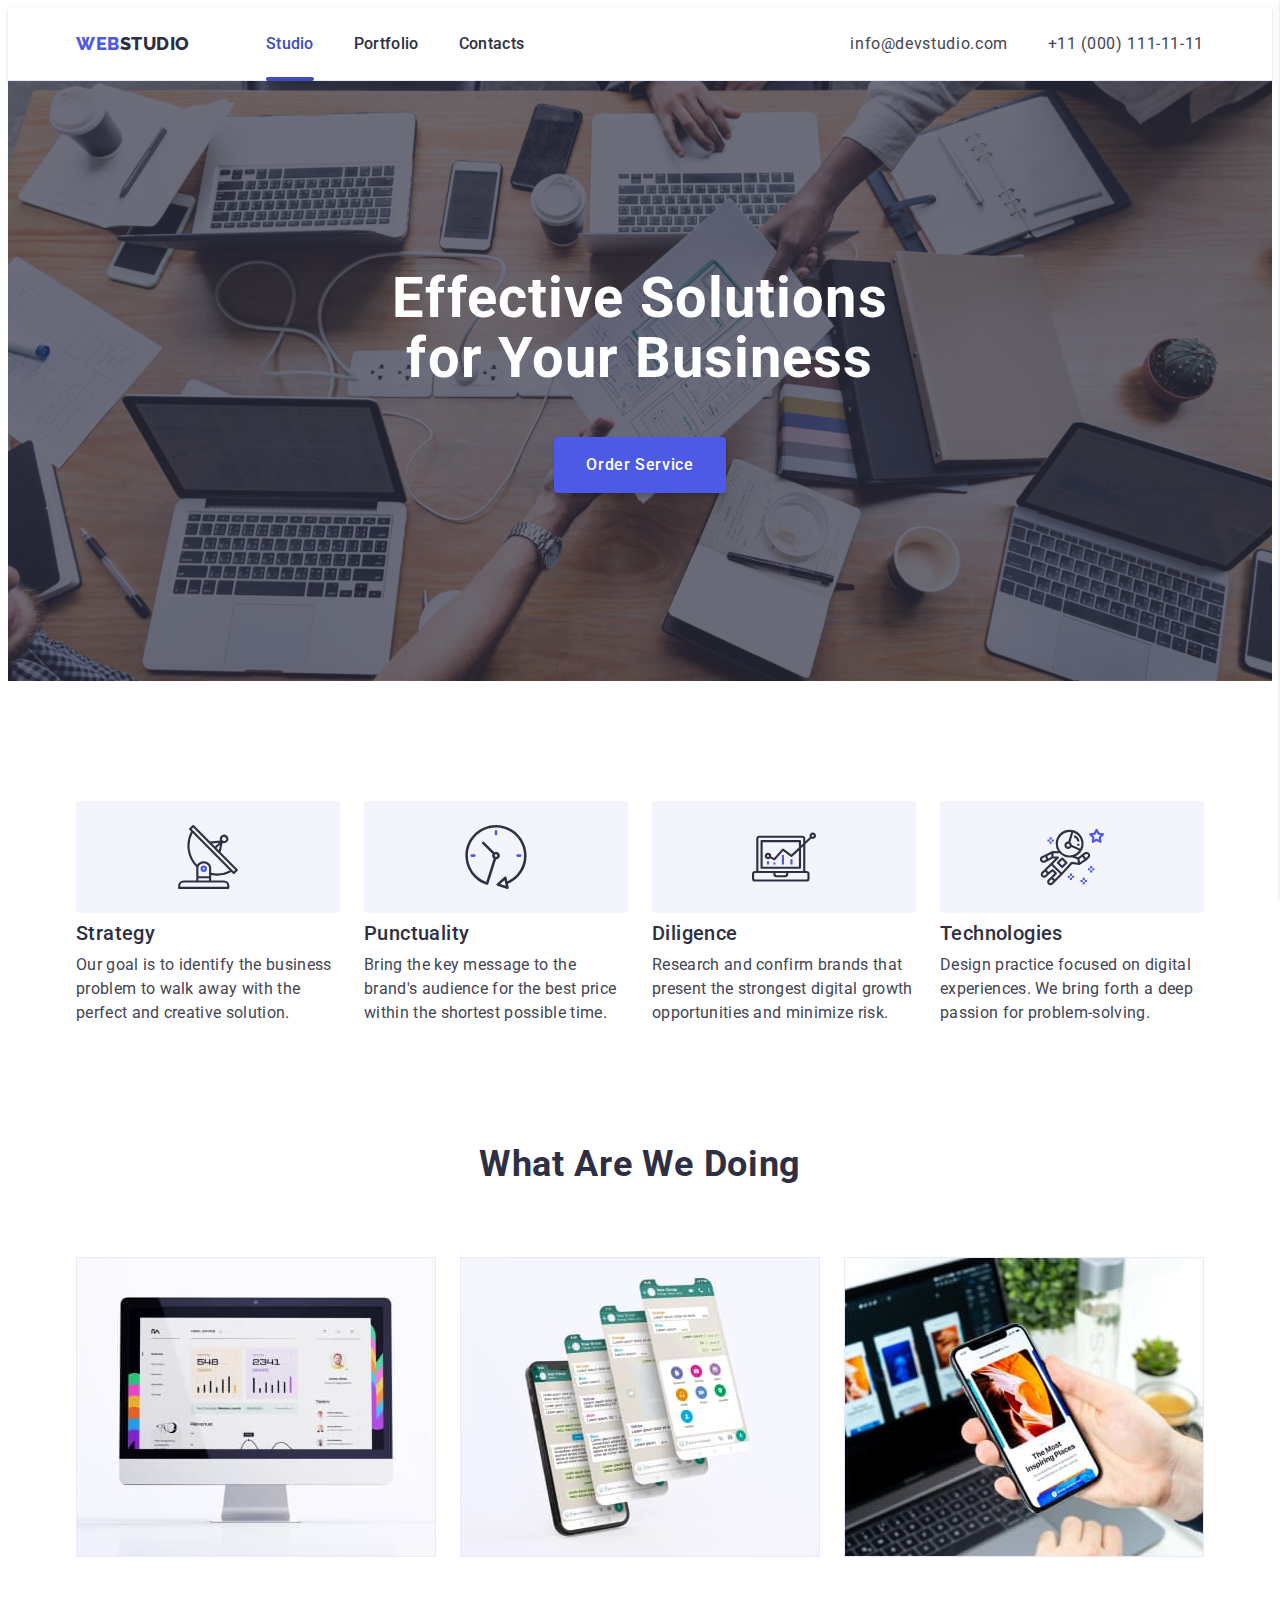
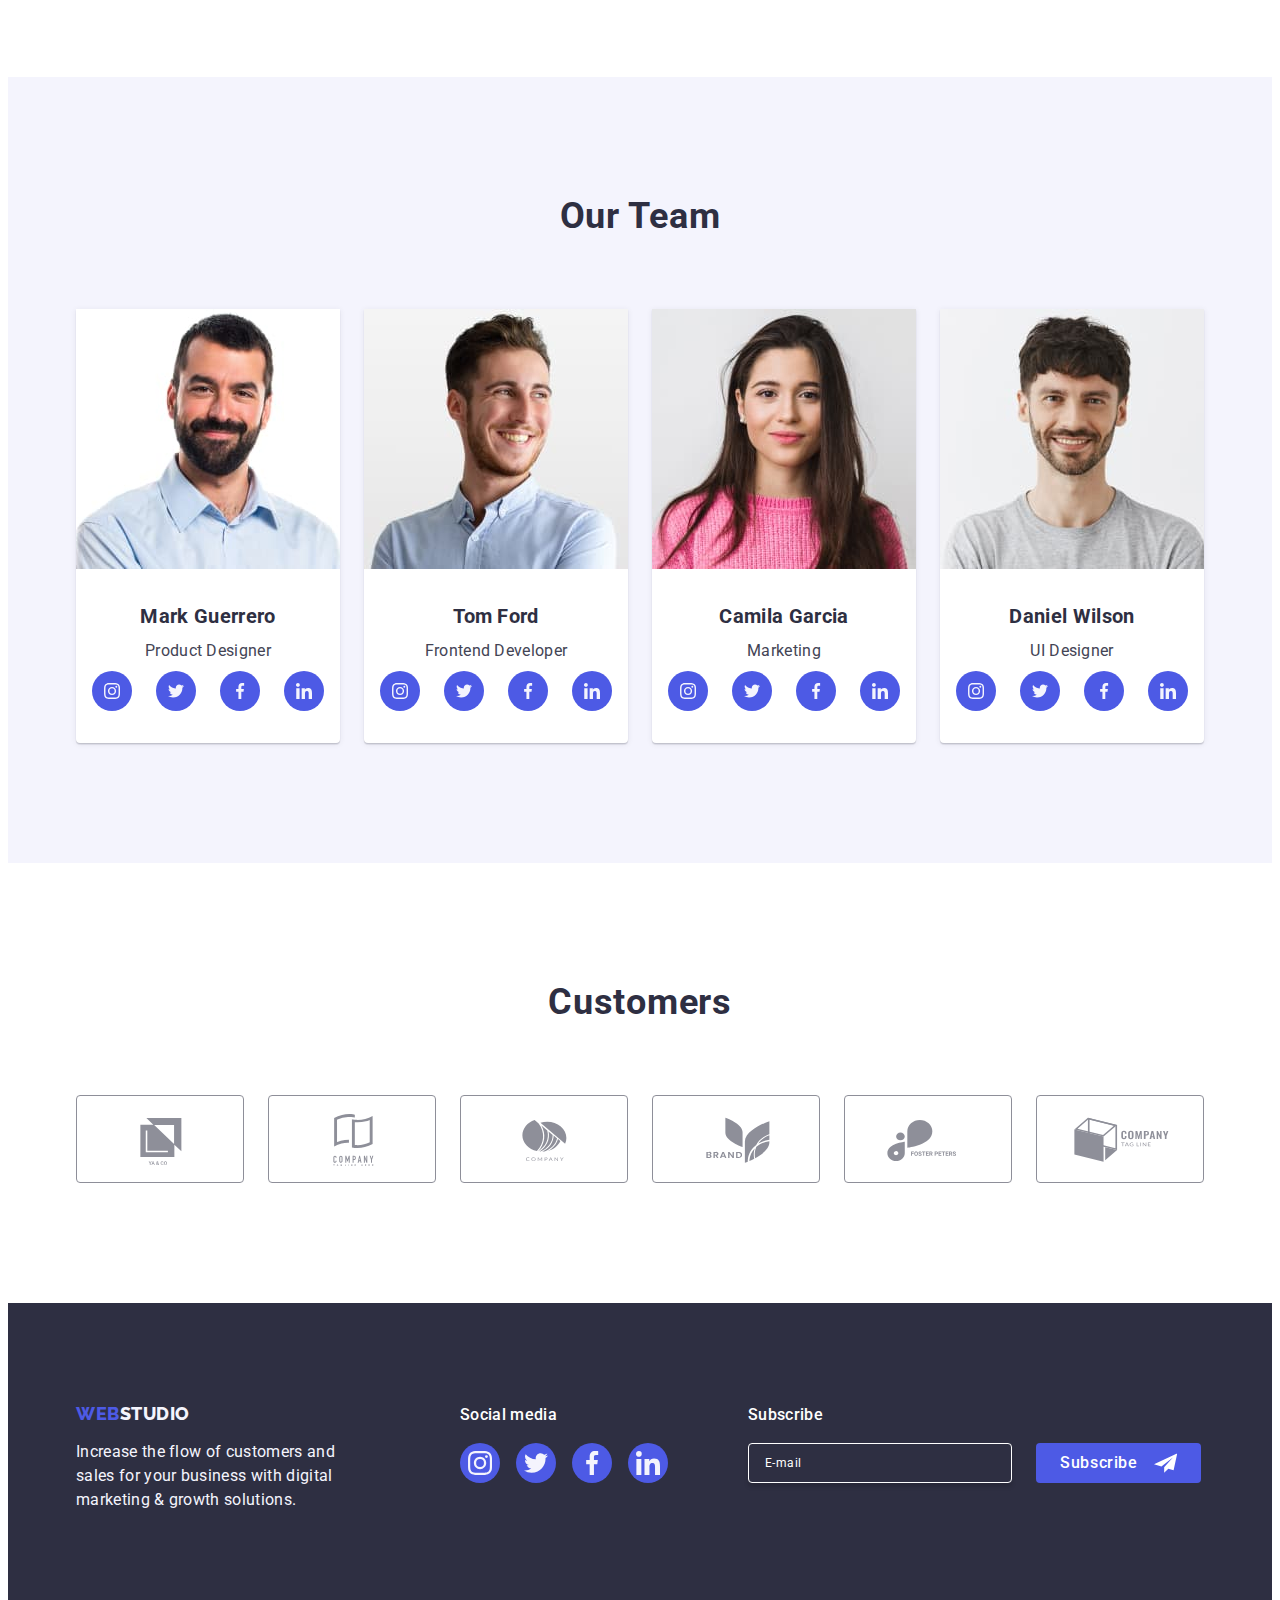
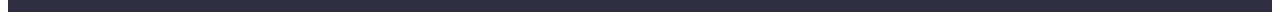
<file: index.html>
<!DOCTYPE html>
<html lang="en">
  <head>
    <meta charset="UTF-8" />
    <meta name="viewport" content="width=device-width, initial-scale=1.0" />
    <title>Web Studio</title>
    <link rel="shortcut icon" href="images/icons.svg" type="image/svg" />
    <link rel="preconnect" href="https://fonts.googleapis.com" />
    <link rel="preconnect" href="https://fonts.gstatic.com" crossorigin />
    <link
      href="https://fonts.googleapis.com/css2?family=Raleway:wght@800&family=Roboto:wght@400;500;700&display=swap"
      rel="stylesheet"
    />
    <link
      rel="stylesheet"
      href="https://cdnjs.cloudflare.com/ajax/libs/modern-normalize/2.0.0/modern-normalize.min.css"
      integrity="sha512-4xo8blKMVCiXpTaLzQSLSw3KFOVPWhm/TRtuPVc4WG6kUgjH6J03IBuG7JZPkcWMxJ5huwaBpOpnwYElP/m6wg=="
      crossorigin="anonymous"
      referrerpolicy="no-referrer"
    />
    <link rel="stylesheet" href="./css/styles.css" />
  </head>
  <body>
    <!-- NAVIGATION -->
    <header class="top-header">
      <div class="header-container container">
        <nav class="page-nav">
          <a class="logo link" href="./index.html">
            Web
            <span class="logo-studio">Studio</span>
          </a>

          <ul class="menu list">
            <li class="menu-item">
              <a href="./index.html" class="menu-link current link">Studio</a>
            </li>
            <li class="menu-item">
              <a href="./portfolio.html" class="menu-link link">Portfolio</a>
            </li>
            <li class="menu-item">
              <a href="" class="menu-link link">Contacts</a>
            </li>
          </ul>
        </nav>
        <address class="address">
          <ul class="address-item list">
            <li>
              <a class="address-link link" href="mailto:info@devstudio.com"
                >info@devstudio.com</a
              >
            </li>
            <li>
              <a class="address-link link" href="tel:+110001111111"
                >+11 (000) 111-11-11</a
              >
            </li>
          </ul>
        </address>
        <button
          class="header-menu js-open-menu"
          type="button"
          aria-expanded="false"
          aria-controls="mobile-menu"
        >
          <svg class="header-menu-icon" width="32" height="22">
            <use href="./images/icons.svg#icon-menu"></use>
          </svg>
        </button>
      </div>
    </header>
    <main>
      <!-- HERO -->
      <section class="hero">
        <div class="container">
          <h1 class="hero-titel">Effective Solutions for Your Business</h1>
          <button type="button" class="modal-btn" data-modal-open>
            Order Service
          </button>
        </div>
      </section>
      <!-- ABOUT -->
      <section class="about">
        <div class="container">
          <h2 class="visually-hidden">About company</h2>
          <ul class="about-list list">
            <li class="about-link">
              <div class="about-container">
                <svg class="about-svg" width="64" height="64">
                  <use href="./images/icons.svg#icon-antenna"></use>
                </svg>
              </div>
              <h3 class="feature-title">Strategy</h3>
              <p class="feature-text">
                Our goal is to identify the business problem to walk away with
                the perfect and creative solution.
              </p>
            </li>
            <li class="about-link">
              <div class="about-container">
                <svg class="about-svg" width="64" height="64">
                  <use href="./images/icons.svg#icon-clock"></use>
                </svg>
              </div>
              <h3 class="feature-title">Punctuality</h3>
              <p class="feature-text">
                Bring the key message to the brand's audience for the best price
                within the shortest possible time.
              </p>
            </li>
            <li class="about-link">
              <div class="about-container">
                <svg class="about-svg" width="64" height="64">
                  <use href="./images/icons.svg#icon-diagram"></use>
                </svg>
              </div>
              <h3 class="feature-title">Diligence</h3>
              <p class="feature-text">
                Research and confirm brands that present the strongest digital
                growth opportunities and minimize risk.
              </p>
            </li>
            <li class="about-link">
              <div class="about-container">
                <svg class="about-svg" width="64" height="64">
                  <use href="./images/icons.svg#icon-astronaut"></use>
                </svg>
              </div>
              <h3 class="feature-title">Technologies</h3>
              <p class="feature-text">
                Design practice focused on digital experiences. We bring forth a
                deep passion for problem-solving.
              </p>
            </li>
          </ul>
        </div>
      </section>
      <!-- ACTIVITIES -->
      <section class="activities activities-section-hidden">
        <div class="container">
          <h2 class="section-title">What are we doing</h2>
          <ul class="activities-list list">
            <li class="activities-item">
              <img
                class="activities-ill"
                srcset="
                  ./images/activities/desktop-applications_@1x.jpg 1x,
                  ./images/activities/desktop-applications_@2x.jpg 2x
                "
                src="./images/activities/desktop-applications.png"
                alt="Desktop
            applications"
                width="360"
                height="300"
              />
            </li>
            <li class="activities-item">
              <img
                class="activities-ill"
                srcset="
                  ./images/activities/mobile-applications_@1x.jpg 1x,
                  ./images/activities/mobile-applications_@2x.jpg 2x
                "
                src="./images/activities/mobile-applications.png"
                alt="Mobile
            applications"
                width="360"
                height="300"
              />
            </li>
            <li class="activities-item">
              <img
                class="activities-ill"
                srcset="
                  ./images/activities/design-solution_@1x.jpg 1x,
                  ./images/activities/design-solution_@2x.jpg 2x
                "
                src="./images/activities/design-solution.png"
                alt="Design solution"
                width="360"
                height="300"
              />
            </li>
          </ul>
        </div>
      </section>

      <!-- TEAM -->
      <section class="team">
        <div class="container">
          <h2 class="section-title">Our Team</h2>

          <ul class="team-list list">
            <li class="team-card">
              <img
                class="team-ill"
                srcset="
                  ./images/employees/mark-guerrero_@1x.jpg 1x,
                  ./images/employees/mark-guerrero_@2x.jpg 2x
                "
                src="./images/employees/mark-guerrero.png"
                alt="photo Product
            Designer"
                width="264"
                height="260"
              />
              <div class="team-container">
                <h3 class="feature-title">Mark Guerrero</h3>
                <p class="feature-text">Product Designer</p>

                <ul class="team-icons-list list">
                  <li class="team-icons-item">
                    <a
                      class="team-icons-link link"
                      href=""
                      target="_blank"
                      rel="noopener noreferrer"
                      aria-label="Instagram"
                    >
                      <svg class="team-svg" width="16" height="16">
                        <use href="./images/icons.svg#icon-instagram"></use>
                      </svg>
                    </a>
                  </li>
                  <li class="team-icons-item">
                    <a
                      class="team-icons-link link"
                      href=""
                      target="_blank"
                      rel="noopener noreferrer"
                      aria-label="Twitter"
                    >
                      <svg class="team-svg" width="16" height="16">
                        <use href="./images/icons.svg#icon-twitter"></use>
                      </svg>
                    </a>
                  </li>
                  <li class="team-icons-item">
                    <a
                      class="team-icons-link link"
                      href=""
                      target="_blank"
                      rel="noopener noreferrer"
                      aria-label="Facebook"
                    >
                      <svg class="team-svg" width="16" height="16">
                        <use href="./images/icons.svg#icon-facebook"></use>
                      </svg>
                    </a>
                  </li>
                  <li class="team-icons-item">
                    <a
                      class="team-icons-link link"
                      href=""
                      target="_blank"
                      rel="noopener noreferrer"
                      aria-label="Linkedin"
                    >
                      <svg class="team-svg" width="16" height="16">
                        <use href="./images/icons.svg#icon-linkedin"></use>
                      </svg>
                    </a>
                  </li>
                </ul>
              </div>
            </li>
            <li class="team-card">
              <img
                class="team-ill"
                srcset="
                  ./images/employees/tom-ford_@1x.jpg 1x,
                  ./images/employees/tom-ford_@2x.jpg 2x
                "
                src="./images/employees/tom-ford.png"
                alt="photo Frontend
            Developer"
                width="264"
                height="260"
              />
              <div class="team-container">
                <h3 class="feature-title">Tom Ford</h3>
                <p class="feature-text">Frontend Developer</p>

                <ul class="team-icons-list list">
                  <li class="team-icons-item">
                    <a
                      class="team-icons-link link"
                      href=""
                      target="_blank"
                      rel="noopener noreferrer"
                      aria-label="Instagram"
                    >
                      <svg class="team-svg" width="16" height="16">
                        <use href="./images/icons.svg#icon-instagram"></use>
                      </svg>
                    </a>
                  </li>
                  <li class="team-icons-item">
                    <a
                      class="team-icons-link link"
                      href=""
                      target="_blank"
                      rel="noopener noreferrer"
                      aria-label="Twitter"
                    >
                      <svg class="team-svg" width="16" height="16">
                        <use href="./images/icons.svg#icon-twitter"></use>
                      </svg>
                    </a>
                  </li>
                  <li class="team-icons-item">
                    <a
                      class="team-icons-link link"
                      href=""
                      target="_blank"
                      rel="noopener noreferrer"
                      aria-label="Facebook"
                    >
                      <svg class="team-svg" width="16" height="16">
                        <use href="./images/icons.svg#icon-facebook"></use>
                      </svg>
                    </a>
                  </li>
                  <li class="team-icons-item">
                    <a
                      class="team-icons-link link"
                      href=""
                      target="_blank"
                      rel="noopener noreferrer"
                      aria-label="Linkedin"
                    >
                      <svg class="team-svg" width="16" height="16">
                        <use href="./images/icons.svg#icon-linkedin"></use>
                      </svg>
                    </a>
                  </li>
                </ul>
              </div>
            </li>
            <li class="team-card">
              <img
                class="team-ill"
                srcset="
                  ./images/employees/camila-garcia_@1x.jpg 1x,
                  ./images/employees/camila-garcia_@2x.jpg 2x
                "
                src="./images/employees/camila-garcia.png"
                alt="photo
            Marketing"
                width="264"
                height="260"
              />
              <div class="team-container">
                <h3 class="feature-title">Camila Garcia</h3>
                <p class="feature-text">Marketing</p>

                <ul class="team-icons-list list">
                  <li class="team-icons-item">
                    <a
                      class="team-icons-link link"
                      href=""
                      target="_blank"
                      rel="noopener noreferrer"
                      aria-label="Instagram"
                    >
                      <svg class="team-svg" width="16" height="16">
                        <use href="./images/icons.svg#icon-instagram"></use>
                      </svg>
                    </a>
                  </li>
                  <li class="team-icons-item">
                    <a
                      class="team-icons-link link"
                      href=""
                      target="_blank"
                      rel="noopener noreferrer"
                      aria-label="Twitter"
                    >
                      <svg class="team-svg" width="16" height="16">
                        <use href="./images/icons.svg#icon-twitter"></use>
                      </svg>
                    </a>
                  </li>
                  <li class="team-icons-item">
                    <a
                      class="team-icons-link link"
                      href=""
                      target="_blank"
                      rel="noopener noreferrer"
                      aria-label="Facebook"
                    >
                      <svg class="team-svg" width="16" height="16">
                        <use href="./images/icons.svg#icon-facebook"></use>
                      </svg>
                    </a>
                  </li>
                  <li class="team-icons-item">
                    <a
                      class="team-icons-link link"
                      href=""
                      target="_blank"
                      rel="noopener noreferrer"
                      aria-label="Linkedin"
                    >
                      <svg class="team-svg" width="16" height="16">
                        <use href="./images/icons.svg#icon-linkedin"></use>
                      </svg>
                    </a>
                  </li>
                </ul>
              </div>
            </li>
            <li class="team-card">
              <img
                class="team-ill"
                srcset="
                  ./images/employees/daniel-wilson_@1x.jpg 1x,
                  ./images/employees/daniel-wilson_@2x.jpg 2x
                "
                src="./images/employees/daniel-wilson.png"
                alt="photo UI
            Designer"
                width="264"
                height="260"
              />
              <div class="team-container">
                <h3 class="feature-title">Daniel Wilson</h3>
                <p class="feature-text">UI Designer</p>

                <ul class="team-icons-list list">
                  <li class="team-icons-item">
                    <a
                      class="team-icons-link link"
                      href=""
                      target="_blank"
                      rel="noopener noreferrer"
                      aria-label="Instagram"
                    >
                      <svg class="team-svg" width="16" height="16">
                        <use href="./images/icons.svg#icon-instagram"></use>
                      </svg>
                    </a>
                  </li>
                  <li class="team-icons-item">
                    <a
                      class="team-icons-link link"
                      href=""
                      target="_blank"
                      rel="noopener noreferrer"
                      aria-label="Twitter"
                    >
                      <svg class="team-svg" width="16" height="16">
                        <use href="./images/icons.svg#icon-twitter"></use>
                      </svg>
                    </a>
                  </li>
                  <li class="team-icons-item">
                    <a
                      class="team-icons-link link"
                      href=""
                      target="_blank"
                      rel="noopener noreferrer"
                      aria-label="Facebook"
                    >
                      <svg class="team-svg" width="16" height="16">
                        <use href="./images/icons.svg#icon-facebook"></use>
                      </svg>
                    </a>
                  </li>
                  <li class="team-icons-item">
                    <a
                      class="team-icons-link link"
                      href=""
                      target="_blank"
                      rel="noopener noreferrer"
                      aria-label="Linkedin"
                    >
                      <svg class="team-svg" width="16" height="16">
                        <use href="./images/icons.svg#icon-linkedin"></use>
                      </svg>
                    </a>
                  </li>
                </ul>
              </div>
            </li>
          </ul>
        </div>
      </section>
      <!-- CUSTOMERS -->
      <section class="customers">
        <div class="container">
          <h2 class="section-title">Customers</h2>

          <ul class="customers-list list">
            <li class="customers-item">
              <a
                class="customers-icons-link link"
                href=""
                target="_blank"
                rel="noopener noreferrer"
                aria-label="Icon-client"
              >
                <svg class="customers-svg" width="104" height="56">
                  <use href="./images/icons.svg#icon-client"></use>
                </svg>
              </a>
            </li>
            <li class="customers-item">
              <a
                class="customers-icons-link link"
                href=""
                target="_blank"
                rel="noopener noreferrer"
                aria-label="Icon company tagline here"
              >
                <svg class="customers-svg" width="104" height="56">
                  <use
                    href="./images/icons.svg#icon-company-tagline-here"
                  ></use>
                </svg>
              </a>
            </li>
            <li class="customers-item">
              <a
                class="customers-icons-link link"
                href=""
                target="_blank"
                rel="noopener noreferrer"
                aria-label="Icon company"
              >
                <svg class="customers-svg" width="104" height="56">
                  <use href="./images/icons.svg#icon-company"></use>
                </svg>
              </a>
            </li>
            <li class="customers-item">
              <a
                class="customers-icons-link link"
                href=""
                target="_blank"
                rel="noopener noreferrer"
                aria-label="Icon brend"
              >
                <svg class="customers-svg" width="104" height="56">
                  <use href="./images/icons.svg#icon-brend"></use>
                </svg>
              </a>
            </li>
            <li class="customers-item">
              <a
                class="customers-icons-link link"
                href=""
                target="_blank"
                rel="noopener noreferrer"
                aria-label="Iicon-foster"
              >
                <svg class="customers-svg" width="104" height="56">
                  <use href="./images/icons.svg#icon-foster"></use>
                </svg>
              </a>
            </li>
            <li class="customers-item">
              <a
                class="customers-icons-link link"
                href=""
                target="_blank"
                rel="noopener noreferrer"
                aria-label="Icon company tagline"
              >
                <svg class="customers-svg" width="104" height="56">
                  <use href="./images/icons.svg#icon-company-tagline"></use>
                </svg>
              </a>
            </li>
          </ul>
        </div>
      </section>
    </main>
    <!-- FOOTER -->
    <footer class="footer">
      <div class="container footer-container">
        <div class="footer-container-logo">
          <a class="logo logo-footer link" href="./index.html">
            Web<span class="logo-studio-footer">Studio</span>
          </a>
          <p class="footer-text">
            Increase the flow of customers and sales for your business with
            digital marketing & growth solutions.
          </p>
        </div>
        <div class="footer-container-icons">
          <p class="footer-title-text">Social media</p>
          <ul class="footer-icons-list list">
            <li class="footer-icons-item">
              <a
                class="footer-icons-link link"
                href=""
                target="_blank"
                rel="noopener noreferrer"
                aria-label="Instagram"
              >
                <svg class="footer-svg" width="24" height="24">
                  <use href="./images/icons.svg#icon-instagram"></use>
                </svg>
              </a>
            </li>
            <li class="footer-icons-item">
              <a
                class="footer-icons-link link"
                href=""
                target="_blank"
                rel="noopener noreferrer"
                aria-label="Twitter"
              >
                <svg class="footer-svg" width="24" height="24">
                  <use href="./images/icons.svg#icon-twitter"></use>
                </svg>
              </a>
            </li>
            <li class="footer-icons-item">
              <a
                class="footer-icons-link link"
                href=""
                target="_blank"
                rel="noopener noreferrer"
                aria-label="Facebook"
              >
                <svg class="footer-svg" width="24" height="24">
                  <use href="./images/icons.svg#icon-facebook"></use>
                </svg>
              </a>
            </li>
            <li class="footer-icons-item">
              <a
                class="footer-icons-link link"
                href=""
                target="_blank"
                rel="noopener noreferrer"
                aria-label="Linkedin"
              >
                <svg class="footer-svg" width="24" height="24">
                  <use href="./images/icons.svg#icon-linkedin"></use>
                </svg>
              </a>
            </li>
          </ul>
        </div>
        <div class="sudscribe-container">
          <p class="footer-title-text">Subscribe</p>
          <form class="footer-form" name="subscribe-form">
            <label class="footer-lebel">
              <input
                class="footer-form-input"
                type="email"
                name="email"
                placeholder="E-mail"
            /></label>
            <button class="subscribe-btn" type="submit">
              Subscribe
              <svg class="footer-form-icon" width="24" height="24">
                <use href="./images/icons.svg#icon-frame"></use>
              </svg>
            </button>
          </form>
        </div>
      </div>
    </footer>
    <!-- MODAL WINDOW -->
    <div class="backdrop is-hidden" data-modal>
      <div class="modal">
        <button
          class="backdrop-modal-btn"
          type="button"
          aria-label="Modal close button"
          data-modal-close
        >
          <svg class="modal-btn-close" width="8" height="8">
            <use href="./images/icons.svg#icon-close-black"></use>
          </svg>
        </button>

        <p class="modal-text">Leave your contacts and we will call you back</p>
        <form class="modal-form" name="reviews-form">
          <div class="form-container">
            <label class="form-label" for="user-name">Name</label>
            <div class="form-field">
              <input
                class="form-input"
                type="text"
                name="user-name"
                id="user-name"
              />
              <svg class="form-icon" width="18" height="24">
                <use href="./images/icons.svg#icon-person-black"></use>
              </svg>
            </div>
          </div>
          <div class="form-container">
            <label class="form-label" for="user-phone">Phone</label>
            <div class="form-field">
              <input
                class="form-input"
                type="tel"
                name="user-phone"
                id="user-phone"
              />
              <svg class="form-icon" width="18" height="24">
                <use href="./images/icons.svg#icon-phone-black"></use>
              </svg>
            </div>
          </div>
          <div class="form-container">
            <label class="form-label" for="user-email">Email</label>
            <div class="form-field">
              <input
                class="form-input"
                type="email"
                name="user-email"
                id="user-email"
              />
              <svg class="form-icon" width="18" height="24">
                <use href="./images/icons.svg#icon-email-black"></use>
              </svg>
            </div>
          </div>

          <div class="container-comment">
            <label class="form-label" for="user-comment">Comment</label>
            <textarea
              class="form-comment"
              name="user-comment"
              id="user-comment"
              rows="7"
              placeholder="Text input"
            ></textarea>
          </div>
          <div class="container-checkbox">
            <input
              class="checkbox visually-hidden"
              type="checkbox"
              name="user-privacy"
              id="user-privacy"
              value="true"
            />
            <label class="form-agreement" for="user-privacy">
              <span class="custom-checkbox">
                <svg class="custom-checkbox-icon" width="10" height="8">
                  <use href="./images/icons.svg#icon-vector-cleck"></use>
                </svg> </span
              >I accept the terms and conditions of the&nbsp;<a
                class="agreement-link"
                href=""
                >Privacy Policy</a
              >
            </label>
          </div>
          <button class="modal-btn" type="submit">Send</button>
        </form>
      </div>
    </div>

    <!-- MOBILE MENU -->
    <div class="menu-container js-menu-container" id="mobile-menu">
      <button class="menu-toggle js-close-menu" type="button">
        <svg class="menu-toggle-icon" width="8" height="8">
          <use href="./images/icons.svg#icon-close-black"></use>
        </svg>
      </button>

      <ul class="mobile-menu list">
        <li class="mobile-menu-item">
          <a
            class="mobile-menu-link mobile-menu-current link"
            href="./index.html"
            >Studio</a
          >
        </li>
        <li class="mobile-menu-item">
          <a class="mobile-menu-link link" href="./portfolio.html">Portfolio</a>
        </li>
        <li class="mobile-menu-item">
          <a class="mobile-menu-link link" href="">Contacts</a>
        </li>
      </ul>

      <ul class="mobile-contacts list">
        <li class="mobile-contatcs-item">
          <a class="mobile-contacts-link active link" href="tel:+110001111111">
            +11 (000) 111-11-11
          </a>
        </li>
        <li class="mobile-contatcs-item">
          <a class="mobile-contacts-link link" href="mailto:info@devstudio.com">
            info@devstudio.com
          </a>
        </li>
      </ul>

      <ul class="footer-icons-list list">
        <li class="footer-icons-item">
          <a
            class="footer-icons-link link"
            href=""
            target="_blank"
            rel="noopener noreferrer"
            aria-label="Instagram"
          >
            <svg class="footer-svg" width="24" height="24">
              <use href="./images/icons.svg#icon-instagram"></use>
            </svg>
          </a>
        </li>
        <li class="footer-icons-item">
          <a
            class="footer-icons-link link"
            href=""
            target="_blank"
            rel="noopener noreferrer"
            aria-label="Twitter"
          >
            <svg class="footer-svg" width="24" height="24">
              <use href="./images/icons.svg#icon-twitter"></use>
            </svg>
          </a>
        </li>
        <li class="footer-icons-item">
          <a
            class="footer-icons-link link"
            href=""
            target="_blank"
            rel="noopener noreferrer"
            aria-label="Facebook"
          >
            <svg class="footer-svg" width="24" height="24">
              <use href="./images/icons.svg#icon-facebook"></use>
            </svg>
          </a>
        </li>
        <li class="footer-icons-item">
          <a
            class="footer-icons-link link"
            href=""
            target="_blank"
            rel="noopener noreferrer"
            aria-label="Linkedin"
          >
            <svg class="footer-svg" width="24" height="24">
              <use href="./images/icons.svg#icon-linkedin"></use>
            </svg>
          </a>
        </li>
      </ul>
    </div>
    <script src="./js/modal.js"></script>
    <script defer src="./js/mobile-menu.js"></script>
  </body>
</html>
</file>
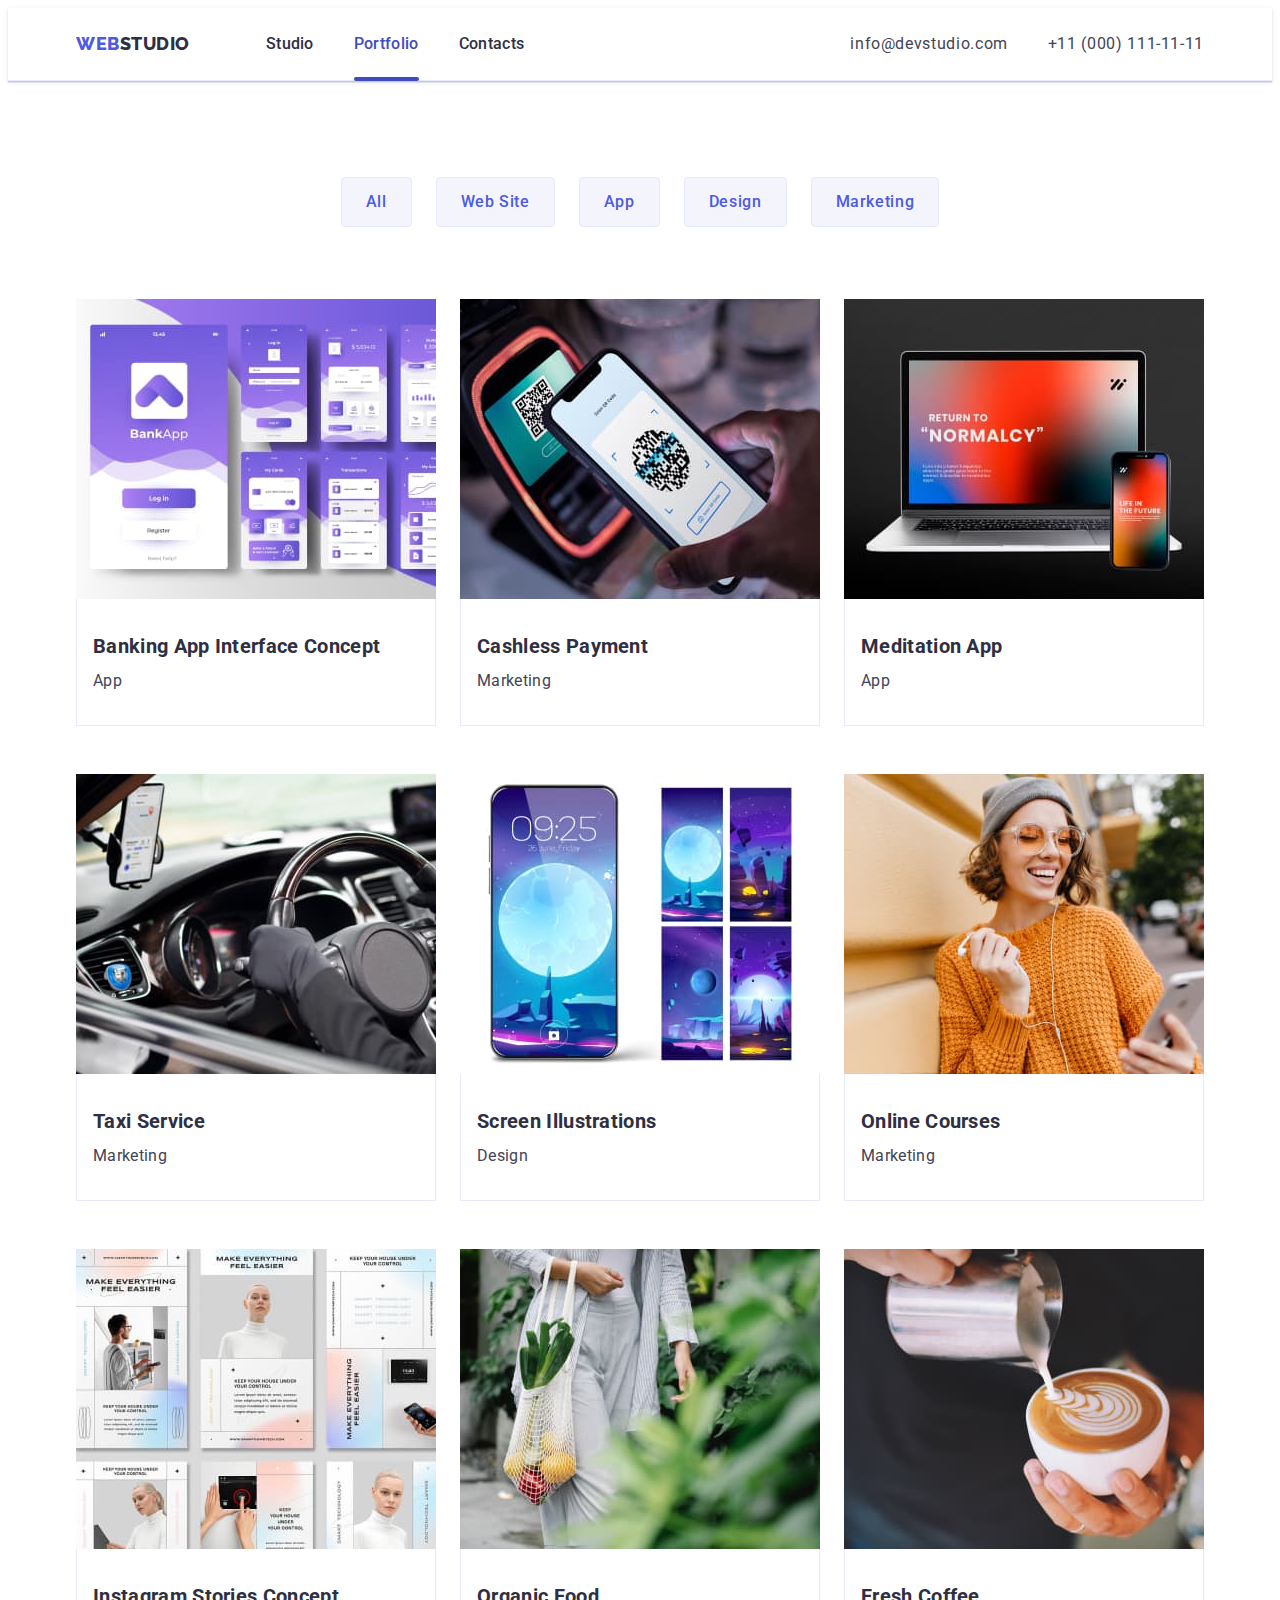
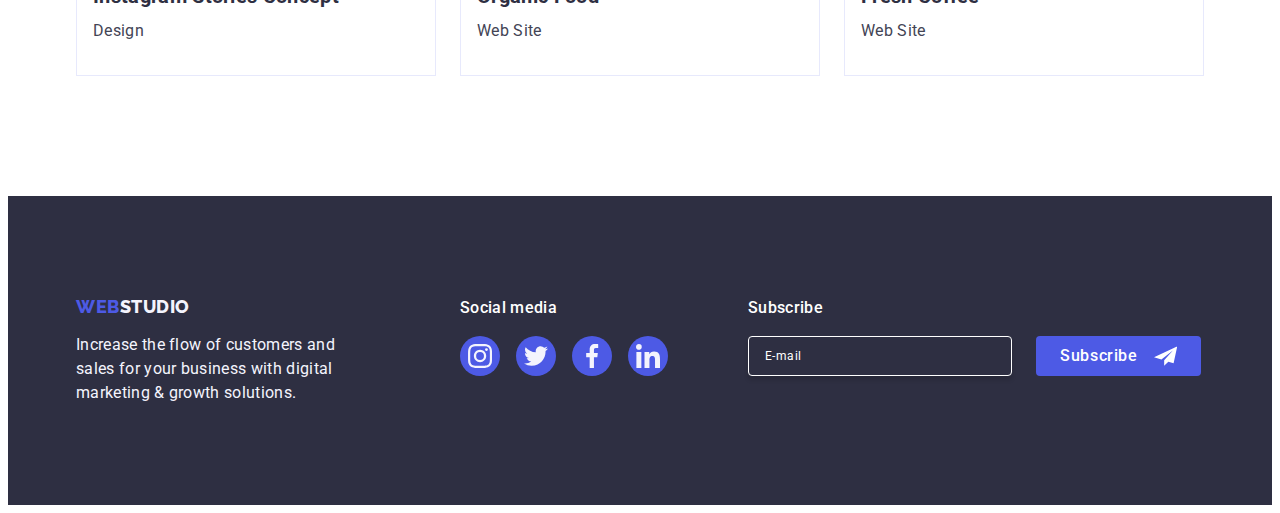
<file: portfolio.html>
<!DOCTYPE html>
<html lang="en">
  <head>
    <meta charset="UTF-8" />
    <meta name="viewport" content="width=device-width, initial-scale=1.0" />
    <title>Portfolio</title>
    <link rel="shortcut icon" href="images/icons.svg" type="image/svg" />
    <link rel="preconnect" href="https://fonts.googleapis.com" />
    <link rel="preconnect" href="https://fonts.gstatic.com" crossorigin />
    <link
      href="https://fonts.googleapis.com/css2?family=Raleway:wght@800&family=Roboto:wght@400;500;700&display=swap"
      rel="stylesheet"
    />
    <link
      rel="stylesheet"
      href="https://cdnjs.cloudflare.com/ajax/libs/modern-normalize/2.0.0/modern-normalize.min.css"
      integrity="sha512-4xo8blKMVCiXpTaLzQSLSw3KFOVPWhm/TRtuPVc4WG6kUgjH6J03IBuG7JZPkcWMxJ5huwaBpOpnwYElP/m6wg=="
      crossorigin="anonymous"
      referrerpolicy="no-referrer"
    />
    <link rel="stylesheet" href="./css/styles.css" />
  </head>
    <!-- HEADER -->
    <header class="top-header">
      <div class="header-container container">
        <nav class="page-nav">
          <a class="logo link" href="./index.html">
            Web
            <span class="logo-studio">Studio</span>
          </a>

          <ul class="menu list">
            <li class="menu-item">
              <a href="./index.html" class="menu-link link">Studio</a>
            </li>
            <li class="menu-item">
              <a href="./portfolio.html" class="menu-link current link">Portfolio</a>
            </li>
            <li class="menu-item">
              <a href="" class="menu-link link">Contacts</a>
            </li>
          </ul>
        </nav>
        <address class="address">
          <ul class="address-item list">
            <li>
              <a class="address-link link" href="mailto:info@devstudio.com"
                >info@devstudio.com</a
              >
            </li>
            <li>
              <a class="address-link link" href="tel:+110001111111"
                >+11 (000) 111-11-11</a
              >
            </li>
          </ul>
        </address>
      </div>
    </header>
    <main>
      <!-- FILTER -->
      <section class="filter">
        <div class="container">
          <h1 class="visually-hidden">Filter</h1>

          <ul class="button-list list">
            <li class="button-item">
              <button type="button" class="filter-btn">All</button>
            </li>
            <li class="button-item">
              <button type="button" class="filter-btn">Web Site</button>
            </li>
            <li class="button-item">
              <button type="button" class="filter-btn">App</button>
            </li>
            <li class="button-item">
              <button type="button" class="filter-btn">Design</button>
            </li>
            <li class="button-item">
              <button type="button" class="filter-btn">Marketing</button>
            </li>
          </ul>
          <ul class="filter-list list">
            <li class="filter-item">
              <a class="filter-link link" href="">
                <div class="overlay-container">
                <img
                  src="./images/portfolio/banking-app.jpg"
                  alt="Banking App Interface Concept"
                  width="360"
                  height="300"
                />
                <p class="overlay-text">14 Stylish and User-Friendly App Design Concepts · Task Manager App · Calorie Tracker App · Exotic Fruit Ecommerce App · Cloud Storage App</p>
                </div>
                <div class="container-filter">
                  <h2 class="feature-title">Banking App Interface Concept</h2>
                  <p class="feature-text">App</p>
                </div>
              </a>
            </li>
            <li class="filter-item">
              <a class="filter-link link" href="">
                 <div class="overlay-container">
                <img
                  src="./images/portfolio/cashless-payment.jpg"
                  alt="Cashless Payment"
                  width="360"
                  height="300"
                />
                   <p class="overlay-text">14 Stylish and User-Friendly App Design Concepts · Task Manager App · Calorie Tracker App · Exotic Fruit Ecommerce App · Cloud Storage App</p>
                </div>
                <div class="container-filter">
                  <h2 class="feature-title">Cashless Payment</h2>
                  <p class="feature-text">Marketing</p>
                </div>
              </a>
            </li>
            <li class="filter-item">
              <a class="filter-link link" href="">
                 <div class="overlay-container">
                <img
                  src="./images/portfolio/meditaion-app.jpg"
                  alt="Meditation App"
                  width="360"
                  height="300"
                />
                   <p class="overlay-text">14 Stylish and User-Friendly App Design Concepts · Task Manager App · Calorie Tracker App · Exotic Fruit Ecommerce App · Cloud Storage App</p>
                </div>
                <div class="container-filter">
                  <h2 class="feature-title">Meditation App</h2>
                  <p class="feature-text">App</p>
                </div>
              </a>
            </li>
            <li class="filter-item">
              <a class="filter-link link" href="">
                 <div class="overlay-container">
                <img
                  src="./images/portfolio/taxi-service.jpg"
                  alt="Taxi Service"
                  width="360"
                  height="300"
                />
                   <p class="overlay-text">14 Stylish and User-Friendly App Design Concepts · Task Manager App · Calorie Tracker App · Exotic Fruit Ecommerce App · Cloud Storage App</p>
                </div>
                <div class="container-filter">
                  <h2 class="feature-title">Taxi Service</h2>
                  <p class="feature-text">Marketing</p>
                </div>
              </a>
            </li>
            <li class="filter-item">
              <a class="filter-link link" href="">
                 <div class="overlay-container">
                <img
                  src="./images/portfolio/screen-illustrations.jpg"
                  alt="Screen Illustrations"
                  width="360"
                  height="300"
                />
                   <p class="overlay-text">14 Stylish and User-Friendly App Design Concepts · Task Manager App · Calorie Tracker App · Exotic Fruit Ecommerce App · Cloud Storage App</p>
                </div>
                <div class="container-filter">
                  <h2 class="feature-title">Screen Illustrations</h2>
                  <p class="feature-text">Design</p>
                </div>
              </a>
            </li>
            <li class="filter-item">
              <a class="filter-link link" href="">
                 <div class="overlay-container">
                <img
                  src="./images/portfolio/online-courses.jpg"
                  alt="Online Courses"
                  width="360"
                  height="300"
                />
                   <p class="overlay-text">14 Stylish and User-Friendly App Design Concepts · Task Manager App · Calorie Tracker App · Exotic Fruit Ecommerce App · Cloud Storage App</p>
                </div>
                <div class="container-filter">
                  <h2 class="feature-title">Online Courses</h2>
                  <p class="feature-text">Marketing</p>
                </div>
              </a>
            </li>
            <li class="filter-item">
              <a class="filter-link link" href="">
                 <div class="overlay-container">
                <img
                  src="./images/portfolio/instagram-stories.jpg"
                  alt="Instagram Stories Concept"
                  width="360"
                  height="300"
                />
                   <p class="overlay-text">14 Stylish and User-Friendly App Design Concepts · Task Manager App · Calorie Tracker App · Exotic Fruit Ecommerce App · Cloud Storage App</p>
                </div>
                <div class="container-filter">
                  <h2 class="feature-title">Instagram Stories Concept</h2>
                  <p class="feature-text">Design</p>
                </div>
              </a>
            </li>
            <li class="filter-item">
              <a class="filter-link link" href="">
                 <div class="overlay-container">
                <img
                  src="./images/portfolio/organic-food.jpg"
                  alt="Organic Food"
                  width="360"
                  height="300"
                />
                   <p class="overlay-text">14 Stylish and User-Friendly App Design Concepts · Task Manager App · Calorie Tracker App · Exotic Fruit Ecommerce App · Cloud Storage App</p>
                </div>
                <div class="container-filter">
                  <h2 class="feature-title">Organic Food</h2>
                  <p class="feature-text">Web Site</p>
                </div>
              </a>
            </li>
            <li class="filter-item">
              <a class="filter-link link" href="">
                 <div class="overlay-container">
                <img
                  src="./images/portfolio/fresh-coffee.jpg"
                  alt="Fresh Coffee"
                  width="360"
                  height="300"
                />
                   <p class="overlay-text">14 Stylish and User-Friendly App Design Concepts · Task Manager App · Calorie Tracker App · Exotic Fruit Ecommerce App · Cloud Storage App</p>
                </div>
                <div class="container-filter">
                  <h2 class="feature-title">Fresh Coffee</h2>
                  <p class="feature-text">Web Site</p>
                </div>
              </a>
            </li>
          </ul>
        </div>
      </section>
    </main>
    <!-- FOOTER -->
    <footer class="footer">
      <div class="container footer-container">
        <div class="footer-container-logo">
          <a class="logo logo-footer link" href="./index.html">
            Web<span class="logo-studio-footer">Studio</span>
          </a>
          <p class="footer-text">
            Increase the flow of customers and sales for your business with
            digital marketing & growth solutions.
          </p>
        </div>
        <div class="footer-container-icons">
          <p class="footer-title-text">Social media</p>
          <ul class="footer-icons-list list">
            <li class="footer-icons-item">
              <a
                class="footer-icons-link link"
                href=""
                target="_blank"
                rel="noopener noreferrer"
                aria-label="Instagram"
              >
                <svg class="footer-svg" width="24" height="24">
                  <use href="./images/icons.svg#icon-instagram"></use>
                </svg>
              </a>
            </li>
            <li class="footer-icons-item">
              <a
                class="footer-icons-link link"
                href=""
                target="_blank"
                rel="noopener noreferrer"
                aria-label="Twitter"
              >
                <svg class="footer-svg" width="24" height="24">
                  <use href="./images/icons.svg#icon-twitter"></use>
                </svg>
              </a>
            </li>
            <li class="footer-icons-item">
              <a
                class="footer-icons-link link"
                href=""
                target="_blank"
                rel="noopener noreferrer"
                aria-label="Facebook"
              >
                <svg class="footer-svg" width="24" height="24">
                  <use href="./images/icons.svg#icon-facebook"></use>
                </svg>
              </a>
            </li>
            <li class="footer-icons-item">
              <a
                class="footer-icons-link link"
                href=""
                target="_blank"
                rel="noopener noreferrer"
                aria-label="Linkedin"
              >
                <svg class="footer-svg" width="24" height="24">
                  <use href="./images/icons.svg#icon-linkedin"></use>
                </svg>
              </a>
            </li>
          </ul>
        </div>
        <div class="sudscribe-container">
          <p class="footer-title-text">Subscribe</p>
          <form class="footer-form" name="subscribe-form">
            <label class="footer-lebel">
              <input
                class="footer-form-input"
                type="email"
                name="email"
                placeholder="E-mail"
            /></label>
            <button class="subscribe-btn" type="submit">
              Subscribe
              <svg class="footer-form-icon" width="24" height="24">
                <use href="./images/icons.svg#icon-frame"></use>
              </svg>
            </button>
          </form>
        </div>
      </div>
    </footer>
  </body>
</html>
</file>
<file: css/styles.css>
/* ==============ROOT============= */
:root {
  --primary-font: "Roboto", sans-serif;
  --logo-font: "Raleway", sans-serif;

  --primary-theme: #fff;
  --navy-titel-color: #2e2f42;
  --main-text-color: #434455;
  --brand-color: #4d5ae5;
  --accent-color: #404bbf;
  --section-theme: #f4f4fd;
  --frame-color: #e7e9fc;
  --LIGHT-SLATE: #8E8F99;
  --GREEN: #31D0AA;
  --DAIRY: #FCFCFC;
  --NAVY-BLUE-modal: #2E2F4266;
  --color-transition: color 250ms cubic-bezier(0.4, 0, 0.2, 1);
  --bgr-color-transition: background-color 250ms cubic-bezier(0.4, 0, 0.2, 1);
  --border-transition: border-color 250ms cubic-bezier(0.4, 0, 0.2, 1);
  --box-shadow-transition: box-shadow 250ms cubic-bezier(0.4, 0, 0.2, 1);

}


/* =============/ROOT============= */

/* ==========NORMOLIZE============ */
img {
  display: block;
  max-width: 100%;
  height: auto;
  object-fit: cover;
}

.list {
  list-style: none;
  margin: 0;
  padding: 0;
}

.link {
  text-decoration: none;
  color: currentColor;
}

*,
*::before,
*::after {
  box-sizing: border-box;
}

h1,
h2,
h3,
h4,
h5,
h6,
p {
  margin: 0;
}

main {
  flex-grow: 1;
}

input {
  font-family: inherit;
}

/* ==========/NORMOLIZE============ */

/* =============BASIC============== */
body {
  background-color: var(--primary-theme);
  color: var(--main-text-color);

  font-family: var(--primary-font);
  font-style: normal;
  letter-spacing: 0.32px;
  line-height: 1.5;
}

.container {
  min-width: 320px;
  /* max-width: 428px; */
  padding: 0 16px;
  margin: 0 auto;
}

@media only screen and (min-width: 768px) {
  .container {
    max-width: 768px;
  }
}

@media only screen and (min-width: 1158px) {
  .container {
    max-width: 1158px;
    padding: 0 15px;
  }
}

button {
  font-family: inherit;
  line-height: inherit;
  cursor: pointer;
}

.section-title {
  color: var(--navy-titel-color);
  font-size: 36px;
  font-weight: 700;
  line-height: 1.11;
  letter-spacing: 0.72px;
  text-transform: capitalize;
  text-align: center;
}

.feature-title {
  color: var(--navy-titel-color);

  font-size: 20px;
  margin-bottom: 8px;
}

.feature-text {
  color: var(--main-text-color);

  font-size: 16px;
}

.activities .section-title,
.team .section-title,
.customers .section-title {
  margin-bottom: 72px;
}

/* ============/BASIC============== */

/* =============LOGO=============== */

.logo {
  display: inline-flex;
  text-align: center;

  color: var(--brand-color);

  font-family: var(--logo-font);
  font-size: 18px;
  font-weight: 800;
  line-height: 1.17;
  letter-spacing: 0.54px;
  text-transform: uppercase;
  margin-right: auto;
}

.logo-studio {
  color: var(--navy-titel-color);
}

@media only screen and (min-width: 768px) {
  .logo {
    margin-right: 120px;
  }
}

@media only screen and (min-width: 1158px) {
  .logo {
    margin-right: 76px;
  }
}

/* ============/LOGO============== */

/* ==========NAVIGATION=========== */
.top-header {
  border-bottom: 1px solid var(--frame-color);
  box-shadow: 0px 1px 6px 0px rgba(46, 47, 66, 0.08), 0px 1px 1px 0px rgba(46, 47, 66, 0.16), 0px 2px 1px 0px rgba(46, 47, 66, 0.08);
}

.header-container {
  display: flex;
  justify-content: space-between;
  align-items: center;
}

@media only screen and (max-width: 767.98px) {
  .top-header {
    padding: 24px 0;
  }
}


.page-nav {
  display: flex;
  justify-content: space-between;
  align-items: center;
}

.menu {
  display: flex;
  align-items: flex-start;
  gap: 40px;
}

.menu-link {
  color: var(--navy-titel-color);
  font-size: 16px;
  font-weight: 500;
  line-height: 1.5;
  display: block;
  padding-top: 24px;
  padding-bottom: 24px;
  transition: var(--color-transition);
}

.menu-link:hover,
.menu-link:focus {
  color: var(--accent-color);
}

.current {
  position: relative;
  color: var(--accent-color);
}

.current::after {
  content: "";
  position: absolute;
  left: 0;
  bottom: -1px;
  width: 100%;
  height: 4px;
  border-radius: 2px;
  background-color: var(--accent-color);
}

.address {
  font-style: normal;
  font-size: 16px;
}

@media only screen and (min-width: 768px) {
  .menu {
    margin-right: 121px;
  }

  .address-item {
    display: flex;
    flex-direction: column;
    text-align: right;
    gap: 12px;
  }
  .address {
    font-size: 12px;
    line-height: 1.17;
    letter-spacing: 0.04em;
    }
}

@media only screen and (min-width: 1158px) {
  .address-item {
    display: flex;
    flex-direction: row;
    text-align: center;
    gap: 40px;
  }

  .address {
    font-style: normal;
    font-size: 16px;
  }
}

.address-link {
  color: var(--main-text-color);
  transition: var(--color-transition);
}

.address-link:hover,
.address-link:focus {
  color: var(--accent-color);
}

.header-menu {
  background-color: transparent;
  border: none;
}
@media only screen and (min-width: 768px) {
  .header-menu {
    display: none;
  }
}

.header-menu-icon {
  stroke: var(--navy-titel-color);
}

@media screen and (min-width: 320px) and (max-width: 767.98px) {
  .menu-item {
    display: none;
  }
  .address-item {
    display: none;
  }
}
/* ==========/NAVIGATION=========== */

/* ==============HERO=============== */
.hero {
  background-color: var(--navy-titel-color);
  background-image: linear-gradient(rgba(46, 47, 66, 0.7),
      rgba(46, 47, 66, 0.7)),
    url(../images/hero/hero-bg_mob@1x.jpg);

  background-repeat: no-repeat;
  background-position: center;
  background-size: cover;
  padding: 112px 0 112px;
  max-width: 1440px;
  margin: 0 auto;
}

@media only screen and (max-width: 767px) and (min-device-pixel-ratio: 2),
(max-width: 767px) and (min-resolution: 192dpi) {
  .hero {
    background-image: linear-gradient(rgba(46, 47, 66, 0.7),
          rgba(46, 47, 66, 0.7)),
      url('../images/hero/hero-bg_mob@2x.jpg');
  }
}

@media only screen and (min-width: 768px) {
  .hero {
    background-image: linear-gradient(rgba(46, 47, 66, 0.7),
        rgba(46, 47, 66, 0.7)),
      url('../images/hero/hero-bg_tab@1x.jpg');
  }
}

@media only screen and (min-width: 768px) and (min-device-pixel-ratio: 2),
(min-width: 768px) and (min-resolution: 192dpi) {
  .hero {
    background-image: linear-gradient(rgba(46, 47, 66, 0.7),
          rgba(46, 47, 66, 0.7)),
      url('../images/hero/hero-bg_tab@2x.jpg');
  }
}

@media only screen and (min-width: 1168px) {
  .hero {
    background-image: linear-gradient(rgba(46, 47, 66, 0.7),
        rgba(46, 47, 66, 0.7)),
      url('../images/hero/hero-bg_desk@1x.jpg');
  }
}

@media only screen and (min-width: 1168px) and (min-device-pixel-ratio: 2),
(min-width: 1168px) and (min-resolution: 192dpi) {
  .hero {
    background-image: linear-gradient(rgba(46, 47, 66, 0.7),
        rgba(46, 47, 66, 0.7)),
      url('../images/hero/hero-bg_desk@2x.jpg');
  }
}

.hero-titel {
  font-size: 36px;
  font-weight: 700;
  line-height: 1.11;
  letter-spacing: 0.02em;
  text-align: center;

  max-width: 320px;
  margin-left: auto;
  margin-right: auto;
  margin-bottom: 72px;

  color: var(--primary-theme);
}

@media only screen and (min-width: 768px) and (min-width: 1158px) {
 .hero-titel {
    font-size: 56px;
    font-weight: 700;
    line-height: 1.07;
    letter-spacing: 0.02em;

    max-width: 496px;
    margin-left: auto;
    margin-right: auto;
  }
}

@media only screen and (min-width: 768px) {
  .hero-titel {
    margin-bottom: 36px;
  }
}

@media only screen and (min-width: 1158px) {
  .hero {
    padding: 188px 0 188px;
  }
  .hero-titel {
    margin-bottom: 48px;
  }
}

.modal-btn {
  display: block;
  min-width: 169px;
  height: 56px;

  font-size: 16px;
  font-weight: 500;
  letter-spacing: 0.04em;
  cursor: pointer; 
  padding: 16px 32px;
  margin: 0 auto;
  border-radius: 4px;
  border: none;
  box-shadow: 0px 4px 4px 0px rgba(0, 0, 0, 0.15);

  color: var(--primary-theme);
  background-color: var(--brand-color);

  transition: var(--bgr-color-transition);
}

.modal-btn:hover,
.modal-btn:focus {
  background-color: var(--accent-color);
}

/* =============/HERO=============== */

/* =============ABOUT=============== */
.visually-hidden {
  position: absolute;
  width: 1px;
  height: 1px;
  margin: -1px;
  border: 0;
  padding: 0;
  white-space: nowrap;
  clip-path: inset(100%);
  clip: rect(0 0 0 0);
  overflow: hidden;
}

.about {
  padding-top: 96px;
  padding-bottom: 96px;
}

@media only screen and (min-width: 1158px) {
  .about {
    padding-top: 120px;
    padding-bottom: 120px;
  }
}

.about-container {
  display: flex;
  align-items: center;
  justify-content: center;
  width: 264px;
  height: 112px;
  border-radius: 4px;
  background-color: var(--section-theme);
  margin-bottom: 8px;
}

@media only screen and (max-width: 1157px) {
  .about-container {
    display: none;
  }
}
   
.about-list {
  display: flex;
  flex-wrap: wrap;
  gap: 72px 24px;
}

@media screen and (max-width: 427.98px) {
  .about .feature-title {
    text-align: center;
  }

  .about-list {
    max-width: 396px;
  }
}

.about .feature-title {
  color: var(--navy-titel-color);

  font-size: 36px;
  font-weight: 700;
  line-height: 1.11;
  letter-spacing: 0.02em;
}

.about .feature-text {
  font-weight: 500;
  padding-bottom: 0;
}

@media screen and (min-width: 768px) {
  .about-link {
    width: calc((100% - 24px) / 2);
  }
}

@media screen and (min-width: 1158px) {
  .about-list {
    flex-wrap: nowrap;
  }
  .about-link {
    width: calc((100% - 72px) / 4);
  }
  .about .feature-title {
    font-size: 20px;
    font-weight: 500;
    line-height: 1.2;
    letter-spacing: 0.4px;
  }
  .about .feature-text {
    font-weight: 400;
  }
}
/* ==============/ABOUT============== */

/* ===========ACTIVITIES============= */
.activities {
  padding-bottom: 120px;
}

.activities-list {
  display: flex;
  justify-content: space-between;
  text-align: center;
  gap: 24px;
}

@media screen and (max-width: 1157.98px) {
  .activities-section-hidden {
    position: absolute;
    width: 1px;
    height: 1px;
    margin: -1px;
    border: 0;
    padding: 0;
    white-space: nowrap;
    clip-path: inset(100%);
    clip: rect(0 0 0 0);
    overflow: hidden;
  }
}
/* ==========/ACTIVITIES============= */

/* ==============TEAM================ */
.team {
  background-color: var(--section-theme);
  padding-top: 96px;
  padding-bottom: 96px;
}

.team-list {
  display: flex;
  flex-wrap: wrap;
  gap: 72px 24px;
  text-align: center;
}

.team-card {
  background-color: var(--primary-theme);
  border-radius: 0px 0px 4px 4px;
  box-shadow: 0px 2px 1px 0px rgba(46, 47, 66, 0.08),
    0px 1px 1px 0px rgba(46, 47, 66, 0.16),
    0px 1px 6px 0px rgba(46, 47, 66, 0.08);
  margin: 0 auto;
}

@media screen and (max-width: 767.98px) {
  .team-list {
    flex-direction: column;
  }
}

@media screen and (min-width: 768px) {
  .team-list {
    gap: 64px 24px;
    justify-content: center;
  }
  .team-card {
    margin: 0;
  }
}

@media screen and (min-width: 1158px) {
  .team {
    padding-top: 120px;
    padding-bottom: 120px;
  }
  .team-list {
    flex-wrap: nowrap;
  }
  .team-card {
    width: calc((100% - 72px) / 3);
  }
}

.team-container {
  padding-top: 32px;
  padding-bottom: 32px;
}

.team-icons-list {
  display: flex;
  gap: 24px;
  justify-content: center;
  align-items: center;
  margin-top: 8px;
}

.team-icons-item {
  width: 40px;
  height: 40px;
}

.team-icons-link {
  background-color: var(--brand-color);

  display: flex;
  justify-content: center;
  align-items: center;
  border-radius: 50%;
  width: 100%;
  height: 100%;
  transition: var(--bgr-color-transition);
}

.team-icons-link:hover,
.team-icons-link:focus {
  background-color: var(--accent-color);
}

.team-svg {
  fill: var(--section-theme);
}

/* =============/TEAM================ */

/* ===========CUSTOMERS============== */
.customers {
  padding-top: 96px;
  padding-bottom: 96px;
}

.customers-list {
  display: flex;
  flex-wrap: wrap;
  justify-content: center;
  gap: 72px 16px;
}

.customers-item {
  width: calc((100% - 16px) / 2);
  height: 88px;
  max-width: 190px;
  }

@media screen and (min-width: 768px) {
  .customers-list {
    gap: 72px 24px;
  }
  .customers-item {
    width: calc((100% - 24px * 2) / 3);
      max-width: 168px;
  }
}

@media screen and (min-width: 1158px) {
  .customers {
    padding-top: 120px;
    padding-bottom: 120px;
  }
  .customers-item {
    width: calc((100% - 24px * 5) / 6);
  }
}

.customers-icons-link {
  color: var(--LIGHT-SLATE);
  display: flex;
  justify-content: center;
  align-items: center;
  width: 100%;
  height: 100%;
  border-radius: 4px;
  border: 1px solid var(--LIGHT-SLATE);
  transition: var(--color-transition), var(--border-transition);
}

.customers-icons-link:hover,
.customers-icons-link:focus {
  color: var(--accent-color);
  border: 1px solid var(--accent-color);
}

.customers-svg {
  fill: currentColor;
}

@media screen and (max-width: 767.99px) {
  .customers-svg {
    width: 110px;
  }
}
/* ==========/CUSTOMERS============== */

/* ==============FILTER============== */
.filter {
  padding-top: 96px;
  padding-bottom: 120px;
}

.button-list {
  display: flex;
  justify-content: center;
  gap: 24px;
  margin-bottom: 72px;
}

.filter-btn {
  color: var(--brand-color);
  background-color: var(--section-theme);

  font-size: 16px;
  font-weight: 500;
  letter-spacing: 0.64px;
  cursor: pointer;
  border-radius: 4px;
  padding: 12px 24px;
  display: block;
  text-align: center;
  margin: 0 auto;
  border: 1px solid var(--frame-color);
  transition: var(--color-transition), var(--bgr-color-transition), var(--border-transition), var(--box-shadow-transition);
}

.filter-btn:hover,
.filter-btn:focus {
  color: var(--primary-theme);
  background-color: var(--accent-color);

  border: 1px solid transparent;
  box-shadow: 0px 3px 1px rgba(0, 0, 0, 0.1),
    0px 2px 1px rgba(0, 0, 0, 0.08), 0px 2px 2px rgba(0, 0, 0, 0.12);
}

.filter-list {
  display: flex;
  flex-wrap: wrap;
  gap: 48px 24px;
}

.container-filter {
  padding: 32px 16px;
  border-right: 1px solid var(--frame-color);
  border-left: 1px solid var(--frame-color);
  border-bottom: 1px solid var(--frame-color);
}

.filter-item {
  width: calc((100% - 48px) / 3);
}

.filter-link {
  display: block;

  transition: var(--box-shadow-transition);
}

.filter-link:hover,
.filter-link:focus {
  box-shadow: 0px 1px 6px rgba(46, 47, 66, 0.08), 0px 1px 1px rgba(46, 47, 66, 0.16), 0px 2px 1px rgba(46, 47, 66, 0.08);
}

.overlay-container {
  position: relative;
  overflow: hidden;
}

.overlay-text {
  color: var(--section-theme);
  background-color: var(--brand-color);

  font-size: 16px;
  width: 360px;
  height: 300px;
  position: absolute;
  top: 0;
  left: 0;
  padding: 40px 32px;

  transform: translateY(100%);
  transition: transform 250ms cubic-bezier(0.4, 0, 0.2, 1);
}

.filter-link:hover .overlay-text,
.filter-link:focus .overlay-text {
  transform: translateY(0);
}

/* =============/FILTER============== */

/* =============FOOTER=============== */
.footer {
  background-color: var(--navy-titel-color);

  padding: 96px 0;
}

.footer-container {
  display: flex;
  flex-wrap: wrap;
  gap: 72px 24px;
}

@media only screen and (max-width: 767.98px) {
  .footer-container {
    justify-content: center;
    text-align: center;
  }
}

@media only screen and (min-width: 768px) {
  .footer-container {
    width: 584px;
  }
}

.logo-footer {
  display: inline-block;
  margin-right: 0;
  margin-bottom: 16px;
}

.logo-studio-footer {
  color: var(--section-theme);
}


.footer-title {
  color: var(--primary-theme);
  font-size: 16px;
  font-weight: 500;
  line-height: 1.5;
  letter-spacing: 0.02em;
}

.footer-text {
  color: var(--section-theme);

  font-size: 16px;
  max-width: 268px;
  margin: 0 auto;
}

@media only screen and (min-width: 1158px) {
  .footer {
      padding: 100px 0;
    }
  .footer-container {
      width: 1158px;
      flex-wrap: nowrap;
      gap: 0;
     }
  .footer-container-logo {
      margin-right: 120px;
    }
  .footer-text {
      color: var(--section-theme);
      
      font-size: 16px;
      max-width: 264px;
      margin: 0;
   }
  .footer-container-icons {
      margin-right: 80px;
  }
}

.footer-icons-list {
  display: flex;
  gap: 16px;
  text-align: center;
}

.footer-title-text {
  color: var(--primary-theme);

  font-weight: 500;
  line-height: 1.5;
  letter-spacing: 0.02em;
  margin-bottom: 16px;
}

.footer-icons-item {
  width: 40px;
  height: 40px;
}

.footer-icons-link {
  background-color: var(--brand-color);

  display: flex;
  justify-content: center;
  align-items: center;
  border-radius: 50%;
  width: 100%;
  height: 100%;

  transition: var(--bgr-color-transition);
}

.footer-icons-link:hover,
.footer-icons-link:focus {
  background-color: var(--GREEN);
}

.footer-svg {
  fill: var(--section-theme);
}

.footer-form {
  display: flex;
  flex-direction: column;
  align-items: center;
  gap: 24px;
}

.footer-form-input {
  position: relative;

  width: 100%;
  height: 40px;
  padding: 8px 16px;

  font-size: 12px;
  line-height: 1.5;
  letter-spacing: 0.04em;

  color: var(--primary-theme);
  background-color: transparent;

  border-radius: 4px;
  border: 1px solid var(--primary-theme);
  box-shadow: 0px 4px 4px 0px rgba(0, 0, 0, 0.15);
  opacity: 0.3;
  outline: transparent;
}
@media only screen and (min-width: 428px) {
  .footer-form-input {
    width: 398px;
  }
}

@media only screen and (min-width: 768px) {
  .footer-form-input {
  width: 264px;
  }
}

@media only screen and (min-width: 1158px) {
  .footer-form-input {
    opacity: 1;
  }
}

.footer-form-input::placeholder {
  color: var(--primary-theme);
}

.sudscribe-container {
  max-width: 453px;
  width: 100%;
}

.subscribe-btn {
  display: inline-flex;
  align-items: center;
  justify-content: center;
  max-width: 165px;
  height: 40px;
  padding: 8px 24px;
  gap: 16px;

  font-size: 16px;
  font-weight: 500;
  line-height: 1.5;
  letter-spacing: 0.04em;

  color: var(--primary-theme);
  background-color: var(--brand-color);
  border-radius: 4px;
  border: none;

  transition: var(--bgr-color-transition);
}

.footer-lebel {
  display: block;
}

@media only screen and (min-width: 768px) {
  .footer-form {
    flex-direction: row;
  }
  .footer-lebel {
    margin: 0;
    flex-grow: 1;
  }
}

.footer-form-icon {
  fill: currentColor;
}

.subscribe-btn:hover,
.subscribe-btn:focus {
  background-color: var(--accent-color);
}

/* ============/FOOTER=============== */

/* ===========MODAL WINDOW=========== */
.backdrop {
  position: fixed;
  top: 0;
  left: 0;

  width: 100%;
  height: 100%;

  background-color: var(--NAVY-BLUE-modal, rgba(46, 47, 66, 0.40));

  transition: opacity 250ms linear, visibility 250ms linear;
}

.backdrop.is-hidden {
  opacity: 0;
  pointer-events: none;
  visibility: hidden;

  transition: opacity 250ms cubic-bezier(0.4, 0, 0.2, 1),
    visibility 250ms cubic-bezier(0.4, 0, 0.2, 1);
}

.backdrop.is-hidden .modal {
  opacity: 0;
  transform: translate(-50%, -50%) scale(0.4);
  transition-delay: 0ms;
}

.modal {
  position: absolute;
  top: 50%;
  left: 50%;
  transform: translate(-50%, -50%) scale(1);

  width: 392px;
  min-height: 584px;
  padding: 72px 24px 24px 24px;

  background-color: var(--DAIRY);
  border-radius: 4px;
  box-shadow: 0px 2px 1px 0px rgba(0, 0, 0, 0.20), 0px 1px 3px 0px rgba(0, 0, 0, 0.12), 0px 1px 1px 0px rgba(0, 0, 0, 0.14);

  transition: transform 250ms cubic-bezier(0.4, 0, 0.2, 1);
}

@media only screen and (max-width: 427.98px) {
  .modal {
    max-width: 300px;
  }
}

@media only screen and (min-width: 768px) {
  .modal {
    width: 408px;
}
}

.backdrop-modal-btn {
  position: absolute;
  top: 24px;
  right: 24px;

  display: flex;
  align-items: center;
  justify-content: center;
  width: 24px;
  height: 24px;
  padding: 0;

  color: var(--navy-titel-color);
  background-color: var(--frame-color);
  border: 1px solid rgba(0, 0, 0, 0.10);
  border-radius: 50%;

  transition: var(--bgr-color-transition), border 250ms cubic-bezier(0.4, 0, 0.2, 1);
}

.backdrop-modal-btn:hover,
.backdrop-modal-btn:focus {
  color: var(--primary-theme);
  background-color: var(--accent-color);

  border: none;
}

.modal-btn-close {
  fill: currentColor;
  transition: fill 250ms cubic-bezier(0.4, 0, 0.2, 1);
}

.modal-text {
  display: block;
  text-align: center;
  font-size: 16px;
  font-weight: 500;
  line-height: 1.5;
  letter-spacing: 0.02em;
  margin-bottom: 16px;

  color: var(--navy-titel-color);
}

.form-container {
  margin-bottom: 8px;
}

.form-label {
  display: block;
  margin-bottom: 4px;

  font-size: 12px;
  line-height: 1.17;
  letter-spacing: 0.04em;

  color: var(--LIGHT-SLATE);
}

.form-field {
  position: relative;
}

.form-input {
  width: 100%;
  height: 40px;
  padding: 11px 38px;

  font-size: 12px;
  line-height: 1.17;
  letter-spacing: 0.04em;

  background-color: transparent;

  border-radius: 4px;
  border: 1px solid var(--NAVY-BLUE-modal, rgba(46, 47, 66, 0.40));
  outline: transparent;
  transition: var(--border-transition);
}

.form-input:focus {
  border: 1px solid var(--brand-color);
}

.form-icon {
  position: absolute;
  top: 50%;
  left: 16px;
  transform: translateY(-50%);
  fill: var(--navy-titel-color);

  transition: fill 250ms cubic-bezier(0.4, 0, 0.2, 1);
}

.form-input:focus+.form-icon {
  fill: var(--brand-color);
}

.form-agreement {
  display: flex;
  align-items: center;

  color: var(--LIGHT-SLATE);

  font-size: 12px;
  line-height: 1.17;
  letter-spacing: 0.04em;

  margin-bottom: 24px;
  user-select: none;
}

.container-comment {
  margin-bottom: 16px;
}

.form-comment {
  display: block;
  width: 100%;
  height: 120px;
  padding: 8px 16px;

  font-size: 12px;
  line-height: 1.17;
  letter-spacing: 0.04em;

  color: rgba(46, 47, 66, 0.4);
  background-color: transparent;

  border-radius: 4px;
  border: 1px solid var(--NAVY-BLUE-modal, rgba(46, 47, 66, 0.40));
  resize: none;
  outline: transparent;

  transition: var(--border-transition);
}

.form-comment:focus {
  border: 1px solid var(--brand-color);
}

.container-checkbox {
  margin-bottom: 24px;
}

.form-agreement {
  display: block;
}

.agreement-link {
  color: var(--brand-color);
  text-decoration: underline;
}

.custom-checkbox {
  display: inline-flex;
  align-items: center;
  justify-content: center;

  width: 16px;
  height: 16px;
  margin-right: 8px;

  background-color: transparent;
  fill: transparent;
  
  border-radius: 2px;
  border: 1px solid rgba(46, 47, 66, 0.4);
  
  transition: var(--bgr-color-transition), fill 250ms cubic-bezier(0.4, 0, 0.2, 1), border 250ms cubic-bezier(0.4, 0, 0.2, 1);
}

.checkbox:checked + .form-agreement .custom-checkbox {
  fill: var(--section-theme);
  background-color: var(--accent-color);
  border: none;
}
/* ==========/MODAL WINDOW=========== */

/* ============MOBILE MENU=========== */
.menu-container {
  position: fixed;
  top: 0;
  left: 0;

  display: flex;
  flex-direction: column;
  width: 100vw;
  height: 100vh;
  padding: 80px 35px 40px 40px;
  background: var(--primary-theme);
  box-shadow: 0px 1px 6px 0px rgba(46, 47, 66, 0.08),
  0px 1px 1px 0px rgba(46, 47, 66, 0.16), 0px 2px 1px 0px 
  rgba(46, 47, 66, 0.08);
  z-index: 999;

  transform: translateX(100%);
  transition: transform 250ms cubic-bezier(0.4, 0, 0.2, 1);;
}

.menu-container.is-open {
  transform: translateX(0);
}

.menu-toggle {
  position: absolute;
  top: 24px;
  right: 24px;

  display: flex;
  justify-content: center;
  align-items: center;

  width: 24px;
  height: 24px;

  color: var(--navy-titel-color);
  background-color: var(--primary-theme);
  border: 1px solid rgba(0, 0, 0, 0.10);
  border-radius: 50%;
  
  transition: var(--bgr-color-transition),
  border 250ms cubic-bezier(0.4, 0, 0.2, 1);
  }

.menu-toggle:hover,
.menu-toggle:focus {
   color: var(--primary-theme);
   background-color: var(--accent-color);

   border: none;
 }

.menu-toggle-icon {
   fill: currentColor;
   transition: fill 250ms cubic-bezier(0.4, 0, 0.2, 1);
 }

.mobile-menu {
  margin-bottom: auto;
}

.mobile-menu-item:not(:last-child) {
  margin-bottom: 40px;
}

.mobile-menu-link {
  font-size: 36px;
  font-weight: 700;
  line-height: 1.11;
  letter-spacing: 0.02em;
  text-transform: capitalize;
}

.mobile-menu-current {
  color: var(--accent-color);
}

.mobile-contacts {
  margin-bottom: 48px;
}

.mobile-contatcs-item:not(:last-child) {
  margin-bottom: 40px;
}

.mobile-contacts-link {
  font-size: 20px;
  font-weight: 500;
  line-height: 1.2;
  letter-spacing: 0.02em;
}

.mobile-contacts-link.active {
  color: var(--accent-color);
}

@media only screen and (min-width: 428px) {
  .mobile-contacts-link.active {
    font-size: 36px;
  }
}

@media only screen and (max-width: 427.98px) {
  .mobile-socials {
    justify-content: space-between;
  }
}

@media only screen and (min-width: 428px) {
  .mobile-socials {
    gap: 56px;
  }
}
/* ===========-MOBILE MENU=========== */
</file>
